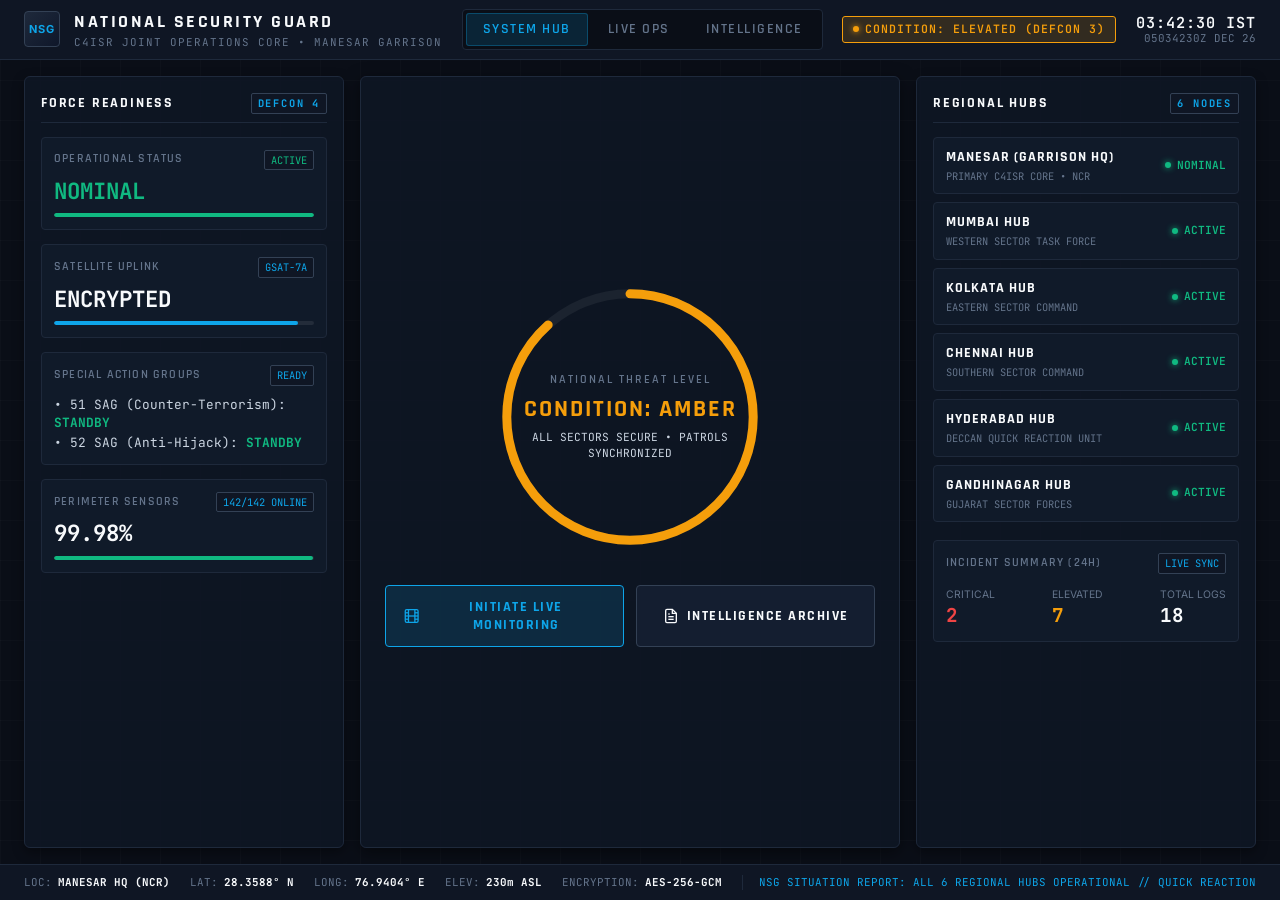
<file: index.html>
<!DOCTYPE html>
<html lang="en">
<head>
    <meta charset="UTF-8">
    <meta name="viewport" content="width=device-width, initial-scale=1.0">
    <title>NSG | TACTICAL COMMAND & CONTROL (C4ISR)</title>
    <link rel="stylesheet" href="style.css">
    <link rel="preconnect" href="https://fonts.googleapis.com">
    <link rel="preconnect" href="https://fonts.gstatic.com" crossorigin>
    <link href="https://fonts.googleapis.com/css2?family=Inter:wght@400;500;600;700&family=JetBrains+Mono:wght@400;500;600;700&family=Rajdhani:wght@500;600;700&display=swap" rel="stylesheet">
</head>
<body class="command-center">

    <!-- COMMAND & CONTROL HEADER -->
    <header class="hud-header">
        <div class="logo-section">
            <div class="nsg-insignia">NSG</div>
            <div class="logo-text-group">
                <span class="logo-title">NATIONAL SECURITY GUARD</span>
                <span class="sub-logo">C4ISR JOINT OPERATIONS CORE • MANESAR GARRISON</span>
            </div>
        </div>
        
        <nav class="hud-nav">
            <a href="index.html" class="nav-item active">
                <span>SYSTEM HUB</span>
            </a>
            <a href="monitor.html" class="nav-item">
                <span>LIVE OPS</span>
            </a>
            <a href="reports.html" class="nav-item">
                <span>INTELLIGENCE</span>
            </a>
        </nav>

        <div class="system-status-group">
            <div id="defconPill" class="defcon-pill">
                <span class="pulse-indicator"></span>
                <span id="threatConditionText">CONDITION: NORMAL</span>
            </div>

            <div class="clock-cluster">
                <span class="clock-main" id="hex-clock">00:00:00 IST</span>
                <span class="clock-sub" id="zulu-clock">000000Z • 03.11.2026</span>
            </div>
        </div>
    </header>

    <!-- MAIN DASHBOARD -->
    <main class="core-container">
        
        <!-- LEFT WING: READINESS & SENSORS -->
        <section class="hud-panel">
            <div class="panel-title">
                <span>FORCE READINESS</span>
                <span class="panel-badge">DEFCON 4</span>
            </div>

            <div class="stat-card">
                <div class="stat-header">
                    <span class="stat-label">OPERATIONAL STATUS</span>
                    <span class="panel-badge" style="color: var(--status-nominal);">ACTIVE</span>
                </div>
                <div class="stat-value" style="color: var(--status-nominal);">NOMINAL</div>
                <div class="progress-track">
                    <div class="progress-fill" style="width: 100%;"></div>
                </div>
            </div>

            <div class="stat-card">
                <div class="stat-header">
                    <span class="stat-label">SATELLITE UPLINK</span>
                    <span class="panel-badge">GSAT-7A</span>
                </div>
                <div class="stat-value">ENCRYPTED</div>
                <div class="progress-track">
                    <div class="progress-fill info" style="width: 94%;"></div>
                </div>
            </div>

            <div class="stat-card">
                <div class="stat-header">
                    <span class="stat-label">SPECIAL ACTION GROUPS</span>
                    <span class="panel-badge">READY</span>
                </div>
                <div style="font-family: var(--font-mono); font-size: 0.8rem; margin-top: 4px;">
                    <div>• 51 SAG (Counter-Terrorism): <b style="color: var(--status-nominal);">STANDBY</b></div>
                    <div style="margin-top: 2px;">• 52 SAG (Anti-Hijack): <b style="color: var(--status-nominal);">STANDBY</b></div>
                </div>
            </div>

            <div class="stat-card">
                <div class="stat-header">
                    <span class="stat-label">PERIMETER SENSORS</span>
                    <span class="panel-badge">142/142 ONLINE</span>
                </div>
                <div class="stat-value">99.98%</div>
                <div class="progress-track">
                    <div class="progress-fill" style="width: 99.8%;"></div>
                </div>
            </div>
        </section>

        <!-- CENTER STAGE: THREAT ADVISORY & ACTIONS -->
        <section class="command-center-stage">
            <div class="defense-gauge-container">
                <svg class="gauge-svg" viewBox="0 0 250 250">
                    <circle class="gauge-bg" cx="125" cy="125" r="110"></circle>
                    <circle id="gaugeMeter" class="gauge-meter" cx="125" cy="125" r="110"></circle>
                </svg>
                <div class="gauge-content">
                    <span class="gauge-tag">NATIONAL THREAT LEVEL</span>
                    <span id="threat-status" class="gauge-title">CONDITION: GREEN</span>
                    <span class="gauge-desc">ALL SECTORS SECURE • PATROLS SYNCHRONIZED</span>
                </div>
            </div>

            <div class="tactical-actions-row">
                <button class="tactical-btn btn-primary" onclick="location.href='monitor.html'">
                    <svg width="16" height="16" viewBox="0 0 24 24" fill="none" stroke="currentColor" stroke-width="2"><rect x="2" y="2" width="20" height="20" rx="2.18" ry="2.18"></rect><line x1="7" y1="2" x2="7" y2="22"></line><line x1="17" y1="2" x2="17" y2="22"></line><line x1="2" y1="12" x2="22" y2="12"></line><line x1="2" y1="7" x2="7" y2="7"></line><line x1="2" y1="17" x2="7" y2="17"></line><line x1="17" y1="17" x2="22" y2="17"></line><line x1="17" y1="7" x2="22" y2="7"></line></svg>
                    <span>INITIATE LIVE MONITORING</span>
                </button>
                <button class="tactical-btn" onclick="location.href='reports.html'">
                    <svg width="16" height="16" viewBox="0 0 24 24" fill="none" stroke="currentColor" stroke-width="2"><path d="M14 2H6a2 2 0 0 0-2 2v16a2 2 0 0 0 2 2h12a2 2 0 0 0 2-2V8z"></path><polyline points="14 2 14 8 20 8"></polyline><line x1="16" y1="13" x2="8" y2="13"></line><line x1="16" y1="17" x2="8" y2="17"></line><polyline points="10 9 9 9 8 9"></polyline></svg>
                    <span>INTELLIGENCE ARCHIVE</span>
                </button>
            </div>
        </section>

        <!-- RIGHT WING: REGIONAL HUBS & INCIDENT COUNTERS -->
        <section class="hud-panel">
            <div class="panel-title">
                <span>REGIONAL HUBS</span>
                <span class="panel-badge">6 NODES</span>
            </div>

            <div class="hubs-list">
                <div class="hub-card" onclick="location.href='monitor.html'">
                    <div class="hub-info">
                        <span class="hub-name">MANESAR (GARRISON HQ)</span>
                        <span class="hub-role">PRIMARY C4ISR CORE • NCR</span>
                    </div>
                    <span class="hub-status"><span class="pulse-indicator"></span> NOMINAL</span>
                </div>
                <div class="hub-card" onclick="location.href='monitor.html'">
                    <div class="hub-info">
                        <span class="hub-name">MUMBAI HUB</span>
                        <span class="hub-role">WESTERN SECTOR TASK FORCE</span>
                    </div>
                    <span class="hub-status"><span class="pulse-indicator"></span> ACTIVE</span>
                </div>
                <div class="hub-card" onclick="location.href='monitor.html'">
                    <div class="hub-info">
                        <span class="hub-name">KOLKATA HUB</span>
                        <span class="hub-role">EASTERN SECTOR COMMAND</span>
                    </div>
                    <span class="hub-status"><span class="pulse-indicator"></span> ACTIVE</span>
                </div>
                <div class="hub-card" onclick="location.href='monitor.html'">
                    <div class="hub-info">
                        <span class="hub-name">CHENNAI HUB</span>
                        <span class="hub-role">SOUTHERN SECTOR COMMAND</span>
                    </div>
                    <span class="hub-status"><span class="pulse-indicator"></span> ACTIVE</span>
                </div>
                <div class="hub-card" onclick="location.href='monitor.html'">
                    <div class="hub-info">
                        <span class="hub-name">HYDERABAD HUB</span>
                        <span class="hub-role">DECCAN QUICK REACTION UNIT</span>
                    </div>
                    <span class="hub-status"><span class="pulse-indicator"></span> ACTIVE</span>
                </div>
                <div class="hub-card" onclick="location.href='monitor.html'">
                    <div class="hub-info">
                        <span class="hub-name">GANDHINAGAR HUB</span>
                        <span class="hub-role">GUJARAT SECTOR FORCES</span>
                    </div>
                    <span class="hub-status"><span class="pulse-indicator"></span> ACTIVE</span>
                </div>
            </div>

            <div class="stat-card" style="margin-top: 4px;">
                <div class="stat-header">
                    <span class="stat-label">INCIDENT SUMMARY (24H)</span>
                    <span class="panel-badge">LIVE SYNC</span>
                </div>
                <div style="display: flex; justify-content: space-between; align-items: center; margin-top: 8px;">
                    <div>
                        <div style="font-size: 0.65rem; color: var(--text-muted);">CRITICAL</div>
                        <div id="highCount" style="font-family: var(--font-mono); font-size: 1.2rem; font-weight: 700; color: var(--status-critical);">0</div>
                    </div>
                    <div>
                        <div style="font-size: 0.65rem; color: var(--text-muted);">ELEVATED</div>
                        <div id="mediumCount" style="font-family: var(--font-mono); font-size: 1.2rem; font-weight: 700; color: var(--status-advisory);">0</div>
                    </div>
                    <div>
                        <div style="font-size: 0.65rem; color: var(--text-muted);">TOTAL LOGS</div>
                        <div id="homeAlerts" style="font-family: var(--font-mono); font-size: 1.2rem; font-weight: 700; color: var(--text-primary);">0</div>
                    </div>
                </div>
            </div>
        </section>

    </main>

    <!-- TELEMETRY FOOTER -->
    <footer class="telemetry-bar">
        <div class="telemetry-item">LOC: <b>MANESAR HQ (NCR)</b></div>
        <div class="telemetry-item">LAT: <b>28.3588° N</b></div>
        <div class="telemetry-item">LONG: <b>76.9404° E</b></div>
        <div class="telemetry-item">ELEV: <b>230m ASL</b></div>
        <div class="telemetry-item">ENCRYPTION: <b>AES-256-GCM</b></div>
        <div class="scrolling-ticker">
            <p>NSG SITUATION REPORT: ALL 6 REGIONAL HUBS OPERATIONAL // QUICK REACTION TEAMS ON IMMEDIATE 5-MINUTE READINESS // SECURE COMMS LINK ACTIVE // AIRPORT RAPID RESPONSE UNITS DEPLOYED...</p>
        </div>
    </footer>

    <script src="script.js"></script>
</body>
</html>
</file>
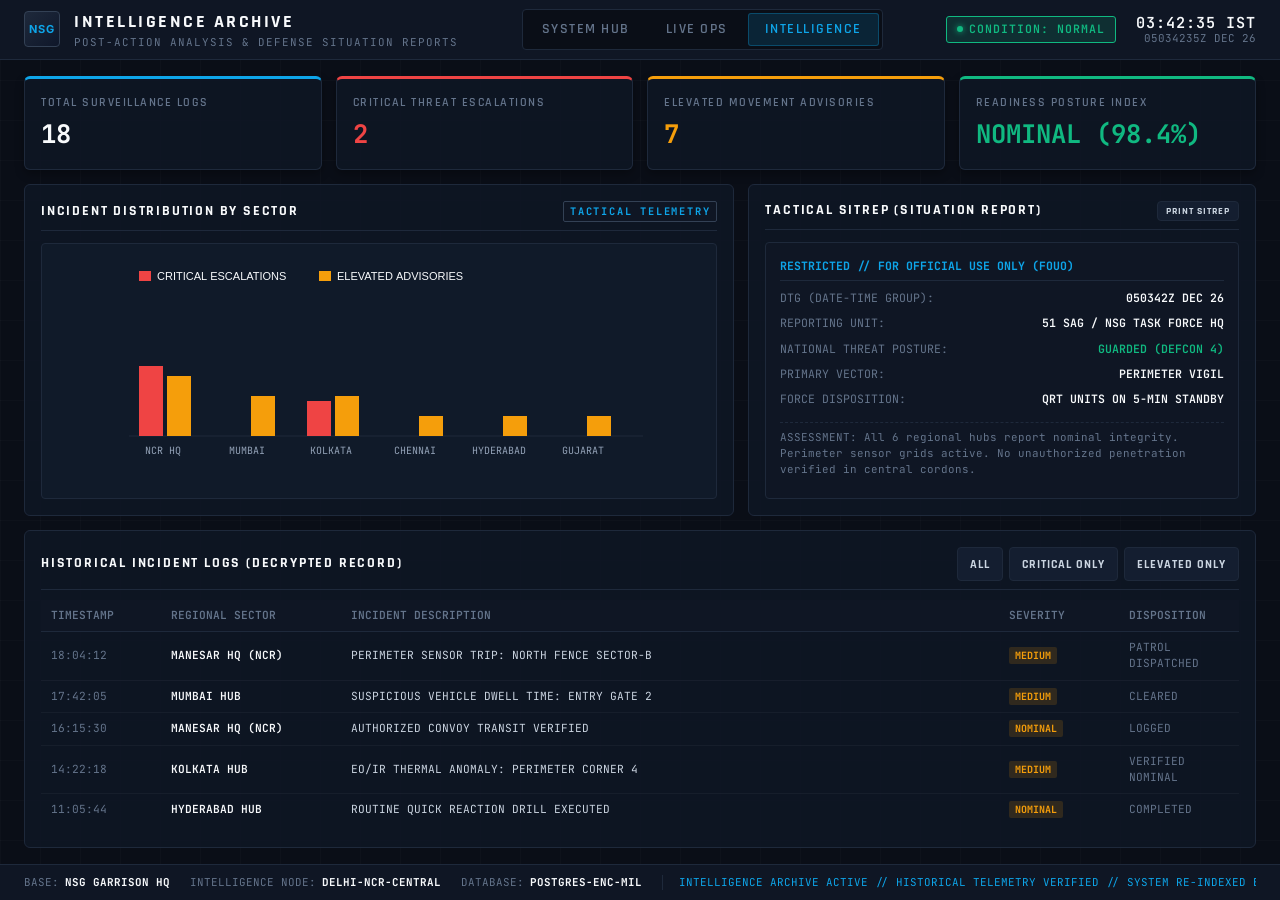
<file: reports.html>
<!DOCTYPE html>
<html lang="en">
<head>
    <meta charset="UTF-8">
    <meta name="viewport" content="width=device-width, initial-scale=1.0">
    <title>NSG | INTELLIGENCE ARCHIVE & SITREP</title>
    <link rel="stylesheet" href="style.css">
    <link rel="preconnect" href="https://fonts.googleapis.com">
    <link rel="preconnect" href="https://fonts.gstatic.com" crossorigin>
    <link href="https://fonts.googleapis.com/css2?family=Inter:wght@400;500;600;700&family=JetBrains+Mono:wght@400;500;600;700&family=Rajdhani:wght@500;600;700&display=swap" rel="stylesheet">
</head>
<body class="command-center">

    <!-- COMMAND & CONTROL HEADER -->
    <header class="hud-header">
        <div class="logo-section">
            <div class="nsg-insignia">NSG</div>
            <div class="logo-text-group">
                <span class="logo-title">INTELLIGENCE ARCHIVE</span>
                <span class="sub-logo">POST-ACTION ANALYSIS & DEFENSE SITUATION REPORTS</span>
            </div>
        </div>
        
        <nav class="hud-nav">
            <a href="index.html" class="nav-item">
                <span>SYSTEM HUB</span>
            </a>
            <a href="monitor.html" class="nav-item">
                <span>LIVE OPS</span>
            </a>
            <a href="reports.html" class="nav-item active">
                <span>INTELLIGENCE</span>
            </a>
        </nav>

        <div class="system-status-group">
            <div id="defconPill" class="defcon-pill">
                <span class="pulse-indicator"></span>
                <span id="threatConditionText">CONDITION: NORMAL</span>
            </div>

            <div class="clock-cluster">
                <span class="clock-main" id="hex-clock">00:00:00 IST</span>
                <span class="clock-sub" id="zulu-clock">000000Z • 03.11.2026</span>
            </div>
        </div>
    </header>

    <!-- REPORTS & INTELLIGENCE LAYOUT -->
    <main class="reports-layout">
        
        <!-- TOP KPI ROW -->
        <section class="kpi-row">
            <div class="kpi-card info">
                <span class="kpi-label">TOTAL SURVEILLANCE LOGS</span>
                <div class="kpi-value" id="reportCount">0</div>
            </div>
            <div class="kpi-card danger">
                <span class="kpi-label">CRITICAL THREAT ESCALATIONS</span>
                <div class="kpi-value" id="highCount" style="color: var(--status-critical);">0</div>
            </div>
            <div class="kpi-card warning">
                <span class="kpi-label">ELEVATED MOVEMENT ADVISORIES</span>
                <div class="kpi-value" id="mediumCount" style="color: var(--status-advisory);">0</div>
            </div>
            <div class="kpi-card nominal">
                <span class="kpi-label">READINESS POSTURE INDEX</span>
                <div class="kpi-value" id="riskLevel" style="color: var(--status-nominal);">NOMINAL (98.4%)</div>
            </div>
        </section>

        <!-- ANALYTICS & SITREP ROW -->
        <section class="analytics-grid">
            
            <!-- THREAT DISTRIBUTION CHART -->
            <div class="analytics-panel">
                <div class="panel-title">
                    <span>INCIDENT DISTRIBUTION BY SECTOR</span>
                    <span class="panel-badge">TACTICAL TELEMETRY</span>
                </div>
                <div class="chart-wrapper">
                    <canvas id="chart" width="560" height="230"></canvas>
                </div>
            </div>

            <!-- OFFICIAL MILITARY SITREP PREVIEW -->
            <div class="analytics-panel">
                <div class="panel-title">
                    <span>TACTICAL SITREP (SITUATION REPORT)</span>
                    <button class="action-btn-small" onclick="window.print()" style="padding: 2px 8px; font-size: 0.65rem;">
                        PRINT SITREP
                    </button>
                </div>

                <div class="sitrep-box">
                    <div class="sitrep-header">
                        RESTRICTED // FOR OFFICIAL USE ONLY (FOUO)
                    </div>
                    <div class="sitrep-row">
                        <span class="key">DTG (DATE-TIME GROUP):</span>
                        <span class="val" id="sitrep-dtg">031230Z NOV 26</span>
                    </div>
                    <div class="sitrep-row">
                        <span class="key">REPORTING UNIT:</span>
                        <span class="val">51 SAG / NSG TASK FORCE HQ</span>
                    </div>
                    <div class="sitrep-row">
                        <span class="key">NATIONAL THREAT POSTURE:</span>
                        <span class="val" id="sitrep-status" style="color: var(--status-nominal);">GUARDED (DEFCON 4)</span>
                    </div>
                    <div class="sitrep-row">
                        <span class="key">PRIMARY VECTOR:</span>
                        <span class="val" id="topThreat">PERIMETER VIGIL</span>
                    </div>
                    <div class="sitrep-row">
                        <span class="key">FORCE DISPOSITION:</span>
                        <span class="val">QRT UNITS ON 5-MIN STANDBY</span>
                    </div>
                    <div style="margin-top: 6px; padding-top: 6px; border-top: 1px dashed var(--border-subtle); color: var(--text-muted); font-size: 0.68rem;">
                        ASSESSMENT: All 6 regional hubs report nominal integrity. Perimeter sensor grids active. No unauthorized penetration verified in central cordons.
                    </div>
                </div>
            </div>

        </section>

        <!-- HISTORICAL LOGS PANEL -->
        <section class="log-panel">
            <div class="panel-title">
                <span>HISTORICAL INCIDENT LOGS (DECRYPTED RECORD)</span>
                <div style="display: flex; gap: 6px;">
                    <button class="action-btn-small" onclick="filterLogs('all')">ALL</button>
                    <button class="action-btn-small" onclick="filterLogs('high')">CRITICAL ONLY</button>
                    <button class="action-btn-small" onclick="filterLogs('medium')">ELEVATED ONLY</button>
                </div>
            </div>

            <div style="overflow-y: auto; max-height: 220px;">
                <table class="log-table">
                    <thead>
                        <tr>
                            <th style="width: 120px;">TIMESTAMP</th>
                            <th style="width: 180px;">REGIONAL SECTOR</th>
                            <th>INCIDENT DESCRIPTION</th>
                            <th style="width: 120px;">SEVERITY</th>
                            <th style="width: 120px;">DISPOSITION</th>
                        </tr>
                    </thead>
                    <tbody id="logsTableBody">
                        <!-- Dynamic Log Rows -->
                    </tbody>
                </table>
            </div>
        </section>

    </main>

    <!-- FOOTER TELEMETRY -->
    <footer class="telemetry-bar">
        <div class="telemetry-item">BASE: <b>NSG GARRISON HQ</b></div>
        <div class="telemetry-item">INTELLIGENCE NODE: <b>DELHI-NCR-CENTRAL</b></div>
        <div class="telemetry-item">DATABASE: <b>POSTGRES-ENC-MIL</b></div>
        <div class="scrolling-ticker">
            <p>INTELLIGENCE ARCHIVE ACTIVE // HISTORICAL TELEMETRY VERIFIED // SYSTEM RE-INDEXED EVERY 24 HOURS // RETENTION MANDATE: LEVEL-1 DEFENSE RECORDS...</p>
        </div>
    </footer>

    <script src="script.js"></script>
</body>
</html>
</file>
<file: style.css>
/* ==========================================================================
   NSG TACTICAL COMMAND & CONTROL SYSTEM (C4ISR)
   Theme: Professional Military / Tactical Defense Operations Center
   Motto: "सर्वत्र सर्वोत्तम सुरक्षा" (Sarvatra Sarvottam Suraksha)
   ========================================================================== */

:root {
    /* Color Palette - Military Dark Tactical */
    --bg-primary: #0a0e17;
    --bg-secondary: #0f1624;
    --bg-tertiary: #141e30;
    --bg-panel: rgba(15, 22, 36, 0.92);
    --bg-panel-elevated: rgba(22, 33, 51, 0.96);
    --bg-card: rgba(18, 28, 45, 0.75);

    /* Tactical Accent & Status Colors (NATO / Defense Standard) */
    --border-subtle: #1e293b;
    --border-highlight: #334155;
    --border-active: #0ea5e9;

    --text-primary: #f8fafc;
    --text-secondary: #cbd5e1;
    --text-muted: #64748b;
    --text-dim: #475569;

    --status-nominal: #10b981;    /* Green: Condition Normal / Secure */
    --status-nominal-dim: rgba(16, 185, 129, 0.15);
    --status-advisory: #f59e0b;   /* Amber: Elevated / Advisory */
    --status-advisory-dim: rgba(245, 158, 11, 0.15);
    --status-critical: #ef4444;   /* Red: Threat / Critical */
    --status-critical-dim: rgba(239, 68, 68, 0.15);
    --status-info: #0ea5e9;       /* Cyan/Blue: Telemetry / Comms */
    --status-info-dim: rgba(14, 165, 233, 0.15);

    /* Typography */
    --font-heading: 'Rajdhani', -apple-system, BlinkMacSystemFont, "Segoe UI", sans-serif;
    --font-body: 'Inter', -apple-system, BlinkMacSystemFont, "Segoe UI", Roboto, sans-serif;
    --font-mono: 'JetBrains Mono', 'SF Mono', Consolas, monospace;
}

/* Base Reset */
* {
    box-sizing: border-box;
    margin: 0;
    padding: 0;
}

body {
    background-color: var(--bg-primary);
    color: var(--text-secondary);
    font-family: var(--font-body);
    font-size: 13px;
    line-height: 1.4;
    height: 100vh;
    width: 100vw;
    overflow: hidden;
    position: relative;
    user-select: none;
    -webkit-font-smoothing: antialiased;
}

/* Subtle Tactical Grid Background (Non-distracting) */
body::before {
    content: "";
    position: fixed;
    top: 0;
    left: 0;
    width: 100%;
    height: 100%;
    background-image: 
        linear-gradient(to right, rgba(255, 255, 255, 0.02) 1px, transparent 1px),
        linear-gradient(to bottom, rgba(255, 255, 255, 0.02) 1px, transparent 1px);
    background-size: 40px 40px;
    pointer-events: none;
    z-index: 0;
}

/* Custom Scrollbars */
::-webkit-scrollbar {
    width: 5px;
    height: 5px;
}
::-webkit-scrollbar-track {
    background: var(--bg-primary);
}
::-webkit-scrollbar-thumb {
    background: var(--border-highlight);
    border-radius: 2px;
}
::-webkit-scrollbar-thumb:hover {
    background: var(--status-info);
}

/* ==========================================================================
   HEADER - COMMAND & CONTROL BAR
   ========================================================================== */
.hud-header {
    height: 60px;
    display: flex;
    justify-content: space-between;
    align-items: center;
    padding: 0 24px;
    border-bottom: 1px solid var(--border-subtle);
    background: var(--bg-secondary);
    position: relative;
    z-index: 50;
}

.logo-section {
    display: flex;
    align-items: center;
    gap: 14px;
}

.nsg-insignia {
    width: 36px;
    height: 36px;
    display: flex;
    align-items: center;
    justify-content: center;
    background: linear-gradient(135deg, #1e293b, #0f172a);
    border: 1px solid var(--border-highlight);
    border-radius: 4px;
    color: var(--status-info);
    font-weight: 700;
    font-size: 11px;
    letter-spacing: 1px;
}

.logo-text-group {
    display: flex;
    flex-direction: column;
}

.logo-title {
    font-family: var(--font-heading);
    font-size: 1.15rem;
    font-weight: 700;
    letter-spacing: 2.5px;
    color: var(--text-primary);
    text-transform: uppercase;
}

.sub-logo {
    font-family: var(--font-mono);
    font-size: 0.68rem;
    color: var(--text-muted);
    letter-spacing: 1px;
}

/* Navigation Links */
.hud-nav {
    display: flex;
    gap: 4px;
    background: var(--bg-primary);
    padding: 3px;
    border-radius: 4px;
    border: 1px solid var(--border-subtle);
}

.hud-nav .nav-item {
    color: var(--text-muted);
    text-decoration: none;
    padding: 6px 16px;
    font-family: var(--font-heading);
    font-size: 0.85rem;
    font-weight: 600;
    letter-spacing: 1.5px;
    border-radius: 3px;
    transition: all 0.2s ease;
    display: flex;
    align-items: center;
    gap: 8px;
}

.hud-nav .nav-item:hover {
    color: var(--text-primary);
    background: rgba(255, 255, 255, 0.04);
}

.hud-nav .nav-item.active {
    color: var(--status-info);
    background: var(--status-info-dim);
    border: 1px solid rgba(14, 165, 233, 0.3);
}

/* Clocks & Status */
.system-status-group {
    display: flex;
    align-items: center;
    gap: 20px;
}

.defcon-pill {
    display: flex;
    align-items: center;
    gap: 6px;
    padding: 4px 10px;
    background: var(--status-nominal-dim);
    border: 1px solid var(--status-nominal);
    border-radius: 3px;
    font-family: var(--font-mono);
    font-size: 0.72rem;
    font-weight: 600;
    color: var(--status-nominal);
    letter-spacing: 1px;
}

.defcon-pill.elevated {
    background: var(--status-advisory-dim);
    border-color: var(--status-advisory);
    color: var(--status-advisory);
}

.defcon-pill.critical {
    background: var(--status-critical-dim);
    border-color: var(--status-critical);
    color: var(--status-critical);
}

.pulse-indicator {
    width: 6px;
    height: 6px;
    border-radius: 50%;
    background: currentColor;
    box-shadow: 0 0 6px currentColor;
}

.clock-cluster {
    display: flex;
    flex-direction: column;
    text-align: right;
    font-family: var(--font-mono);
    line-height: 1.2;
}

.clock-main {
    font-size: 0.95rem;
    font-weight: 600;
    color: var(--text-primary);
    letter-spacing: 1px;
}

.clock-sub {
    font-size: 0.68rem;
    color: var(--text-muted);
}

/* ==========================================================================
   SYSTEM HUB (INDEX.HTML) - COMMAND CONSOLE
   ========================================================================== */
.core-container {
    display: grid;
    grid-template-columns: 320px 1fr 340px;
    gap: 16px;
    height: calc(100vh - 96px);
    padding: 16px 24px;
    position: relative;
    z-index: 1;
}

.hud-panel {
    background: var(--bg-panel);
    border: 1px solid var(--border-subtle);
    border-radius: 6px;
    padding: 16px;
    display: flex;
    flex-direction: column;
    gap: 14px;
    box-shadow: 0 4px 12px rgba(0, 0, 0, 0.4);
    overflow-y: auto;
}

.panel-title {
    font-family: var(--font-heading);
    font-size: 0.85rem;
    font-weight: 700;
    letter-spacing: 1.8px;
    color: var(--text-primary);
    text-transform: uppercase;
    display: flex;
    align-items: center;
    justify-content: space-between;
    padding-bottom: 8px;
    border-bottom: 1px solid var(--border-subtle);
}

.panel-badge {
    font-family: var(--font-mono);
    font-size: 0.65rem;
    padding: 2px 6px;
    border-radius: 2px;
    background: var(--bg-secondary);
    color: var(--status-info);
    border: 1px solid var(--border-highlight);
}

/* Tactical Stat Block */
.stat-card {
    background: var(--bg-card);
    border: 1px solid var(--border-subtle);
    border-radius: 4px;
    padding: 12px;
    display: flex;
    flex-direction: column;
    gap: 6px;
}

.stat-header {
    display: flex;
    justify-content: space-between;
    align-items: center;
}

.stat-label {
    font-family: var(--font-heading);
    font-size: 0.75rem;
    font-weight: 600;
    letter-spacing: 1.2px;
    color: var(--text-muted);
    text-transform: uppercase;
}

.stat-value {
    font-family: var(--font-mono);
    font-size: 1.4rem;
    font-weight: 700;
    color: var(--text-primary);
}

.progress-track {
    height: 4px;
    background: rgba(255, 255, 255, 0.08);
    border-radius: 2px;
    overflow: hidden;
}

.progress-fill {
    height: 100%;
    background: var(--status-nominal);
    border-radius: 2px;
    transition: width 0.4s ease;
}

.progress-fill.warning { background: var(--status-advisory); }
.progress-fill.danger { background: var(--status-critical); }
.progress-fill.info { background: var(--status-info); }

/* Center Command Dial */
.command-center-stage {
    background: var(--bg-panel);
    border: 1px solid var(--border-subtle);
    border-radius: 6px;
    padding: 24px;
    display: flex;
    flex-direction: column;
    align-items: center;
    justify-content: center;
    gap: 28px;
    position: relative;
    box-shadow: 0 4px 16px rgba(0, 0, 0, 0.5);
}

.defense-gauge-container {
    position: relative;
    width: 280px;
    height: 280px;
    display: flex;
    align-items: center;
    justify-content: center;
}

.gauge-svg {
    width: 100%;
    height: 100%;
    transform: rotate(-90deg);
}

.gauge-bg {
    fill: none;
    stroke: rgba(255, 255, 255, 0.06);
    stroke-width: 8;
}

.gauge-meter {
    fill: none;
    stroke: var(--status-nominal);
    stroke-width: 8;
    stroke-linecap: round;
    stroke-dasharray: 691;
    stroke-dashoffset: 120;
    transition: stroke-dashoffset 1s ease, stroke 0.4s ease;
}

.gauge-content {
    position: absolute;
    text-align: center;
    display: flex;
    flex-direction: column;
    align-items: center;
    gap: 4px;
}

.gauge-tag {
    font-family: var(--font-heading);
    font-size: 0.72rem;
    font-weight: 600;
    letter-spacing: 2px;
    color: var(--text-muted);
}

.gauge-title {
    font-family: var(--font-heading);
    font-size: 1.5rem;
    font-weight: 700;
    letter-spacing: 2px;
    color: var(--status-nominal);
}

.gauge-desc {
    font-family: var(--font-mono);
    font-size: 0.7rem;
    color: var(--text-secondary);
}

/* Strategic Quick Action Buttons */
.tactical-actions-row {
    display: flex;
    gap: 12px;
    width: 100%;
    max-width: 580px;
}

.tactical-btn {
    flex: 1;
    padding: 12px 18px;
    background: var(--bg-tertiary);
    border: 1px solid var(--border-highlight);
    border-radius: 4px;
    color: var(--text-primary);
    font-family: var(--font-heading);
    font-size: 0.88rem;
    font-weight: 700;
    letter-spacing: 1.5px;
    text-transform: uppercase;
    cursor: pointer;
    transition: all 0.2s ease;
    display: flex;
    align-items: center;
    justify-content: center;
    gap: 8px;
}

.tactical-btn:hover {
    background: var(--status-info);
    border-color: var(--status-info);
    color: #000;
    box-shadow: 0 2px 10px rgba(14, 165, 233, 0.3);
}

.tactical-btn.btn-primary {
    background: var(--status-info-dim);
    border-color: var(--status-info);
    color: var(--status-info);
}

.tactical-btn.btn-primary:hover {
    background: var(--status-info);
    color: #000;
}

/* NSG Regional Hubs List */
.hubs-list {
    display: flex;
    flex-direction: column;
    gap: 8px;
}

.hub-card {
    background: var(--bg-card);
    border: 1px solid var(--border-subtle);
    border-radius: 4px;
    padding: 10px 12px;
    display: flex;
    justify-content: space-between;
    align-items: center;
    cursor: pointer;
    transition: all 0.2s ease;
}

.hub-card:hover {
    border-color: var(--border-highlight);
    background: var(--bg-panel-elevated);
}

.hub-info {
    display: flex;
    flex-direction: column;
    gap: 2px;
}

.hub-name {
    font-family: var(--font-heading);
    font-size: 0.85rem;
    font-weight: 700;
    letter-spacing: 1px;
    color: var(--text-primary);
}

.hub-role {
    font-family: var(--font-mono);
    font-size: 0.65rem;
    color: var(--text-muted);
}

.hub-status {
    display: flex;
    align-items: center;
    gap: 6px;
    font-family: var(--font-mono);
    font-size: 0.7rem;
    font-weight: 600;
    color: var(--status-nominal);
}

/* ==========================================================================
   MONITOR.HTML (LIVE OPS) - VIDEO MATRIX & GEOSPATIAL MAP
   ========================================================================== */
.monitor-layout {
    display: grid;
    grid-template-columns: 320px 1fr 320px;
    gap: 14px;
    height: calc(100vh - 96px);
    padding: 14px 20px;
    position: relative;
    z-index: 1;
}

.control-wing, .intel-wing {
    display: flex;
    flex-direction: column;
    gap: 12px;
    overflow-y: auto;
}

.module-box {
    background: var(--bg-panel);
    border: 1px solid var(--border-subtle);
    border-radius: 5px;
    padding: 14px;
    display: flex;
    flex-direction: column;
    gap: 12px;
    box-shadow: 0 4px 10px rgba(0, 0, 0, 0.4);
}

.module-label {
    font-family: var(--font-heading);
    font-size: 0.78rem;
    font-weight: 700;
    letter-spacing: 1.8px;
    color: var(--text-primary);
    text-transform: uppercase;
    display: flex;
    align-items: center;
    justify-content: space-between;
    padding-bottom: 6px;
    border-bottom: 1px solid var(--border-subtle);
}

/* Control Buttons & Inputs */
.action-btn-small {
    padding: 8px 12px;
    background: var(--bg-tertiary);
    border: 1px solid var(--border-subtle);
    border-radius: 4px;
    color: var(--text-secondary);
    font-family: var(--font-heading);
    font-size: 0.78rem;
    font-weight: 700;
    letter-spacing: 1px;
    cursor: pointer;
    transition: all 0.2s ease;
    text-align: center;
}

.action-btn-small:hover {
    border-color: var(--border-highlight);
    color: var(--text-primary);
}

.action-btn-small.active {
    background: var(--status-nominal-dim);
    border-color: var(--status-nominal);
    color: var(--status-nominal);
}

.tactical-range {
    width: 100%;
    accent-color: var(--status-info);
    cursor: pointer;
}

/* Leaflet Tactical Map */
.map-module {
    flex-grow: 1;
    display: flex;
    flex-direction: column;
    min-height: 280px;
}

.map-container {
    height: 250px;
    width: 100%;
    border-radius: 4px;
    border: 1px solid var(--border-subtle);
    background: #090d16;
    position: relative;
    overflow: hidden;
}

.map-toolbar {
    display: flex;
    gap: 4px;
    flex-wrap: wrap;
    margin-top: 6px;
}

.map-btn {
    padding: 3px 8px;
    font-size: 0.65rem;
    font-family: var(--font-mono);
    background: var(--bg-card);
    border: 1px solid var(--border-subtle);
    border-radius: 2px;
    color: var(--text-muted);
    cursor: pointer;
}

.map-btn:hover, .map-btn.active {
    color: var(--status-info);
    border-color: var(--status-info);
    background: var(--status-info-dim);
}

.telemetry-readout {
    font-family: var(--font-mono);
    font-size: 0.68rem;
    color: var(--text-muted);
    margin-top: 4px;
    display: flex;
    justify-content: space-between;
}

/* Video Surveillance Matrix */
.video-matrix {
    display: grid;
    grid-template-columns: 1fr 1fr;
    grid-template-rows: 1fr 1fr;
    gap: 10px;
    height: 100%;
}

.cam-box {
    background: #05080f;
    border: 1px solid var(--border-subtle);
    border-radius: 4px;
    position: relative;
    overflow: hidden;
    display: flex;
    flex-direction: column;
}

.cam-box.threat-active {
    border-color: var(--status-critical);
    box-shadow: inset 0 0 10px rgba(239, 68, 68, 0.3);
}

/* Cam OSD Overlays */
.cam-header {
    position: absolute;
    top: 8px;
    left: 8px;
    background: rgba(10, 14, 23, 0.85);
    backdrop-filter: blur(4px);
    border: 1px solid var(--border-subtle);
    border-radius: 3px;
    padding: 3px 8px;
    color: var(--text-primary);
    font-family: var(--font-mono);
    font-size: 0.68rem;
    font-weight: 600;
    letter-spacing: 0.5px;
    z-index: 15;
    display: flex;
    align-items: center;
    gap: 6px;
}

.cam-live-indicator {
    position: absolute;
    top: 8px;
    right: 8px;
    background: rgba(10, 14, 23, 0.85);
    backdrop-filter: blur(4px);
    border: 1px solid var(--border-subtle);
    border-radius: 3px;
    padding: 3px 8px;
    color: var(--status-critical);
    font-family: var(--font-mono);
    font-size: 0.68rem;
    font-weight: 700;
    z-index: 15;
    display: flex;
    align-items: center;
    gap: 5px;
}

.cam-live-dot {
    width: 6px;
    height: 6px;
    border-radius: 50%;
    background: var(--status-critical);
    animation: live-blink 1.5s infinite;
}

@keyframes live-blink {
    0%, 100% { opacity: 1; }
    50% { opacity: 0.3; }
}

.cam-controls {
    position: absolute;
    top: 36px;
    right: 8px;
    z-index: 15;
    display: flex;
    gap: 3px;
}

.cam-filter-btn {
    background: rgba(10, 14, 23, 0.8);
    border: 1px solid var(--border-subtle);
    border-radius: 2px;
    padding: 2px 5px;
    font-size: 0.6rem;
    font-family: var(--font-mono);
    color: var(--text-muted);
    cursor: pointer;
}

.cam-filter-btn:hover, .cam-filter-btn.active {
    color: var(--status-info);
    border-color: var(--status-info);
    background: var(--status-info-dim);
}

/* Camera Video Viewports */
.cam-viewport {
    width: 100%;
    height: 100%;
    position: relative;
    display: flex;
    align-items: center;
    justify-content: center;
    background: #000;
}

.cam-viewport video,
.cam-viewport img {
    width: 100%;
    height: 100%;
    object-fit: cover;
    display: block;
}

/* Realistic Filters (Optical, NVG, Thermal) */
.filter-optical {
    filter: brightness(0.95) contrast(1.05);
}

.filter-nvg {
    filter: sepia(100%) hue-rotate(85deg) brightness(1.15) contrast(1.3);
}

.filter-thermal {
    filter: invert(0.9) hue-rotate(180deg) saturate(2) contrast(1.4);
}

.data-overlay {
    position: absolute;
    bottom: 8px;
    left: 8px;
    font-family: var(--font-mono);
    font-size: 0.65rem;
    color: var(--text-muted);
    background: rgba(10, 14, 23, 0.85);
    backdrop-filter: blur(4px);
    padding: 3px 8px;
    border-radius: 3px;
    border: 1px solid var(--border-subtle);
    z-index: 12;
    line-height: 1.3;
}

/* Target Bounding Box */
.target-box {
    position: absolute;
    border: 1.5px solid var(--status-advisory);
    border-radius: 2px;
    box-shadow: 0 0 6px rgba(245, 158, 11, 0.3);
    pointer-events: none;
    z-index: 10;
    display: flex;
    flex-direction: column;
    justify-content: space-between;
}

.target-tag {
    position: absolute;
    top: -16px;
    left: 0;
    background: var(--status-advisory);
    color: #000;
    font-family: var(--font-mono);
    font-size: 0.58rem;
    font-weight: 700;
    padding: 1px 4px;
    white-space: nowrap;
}

/* Alerts & Timeline Stream */
.scroll-v {
    overflow-y: auto;
    flex-grow: 1;
    display: flex;
    flex-direction: column;
    gap: 6px;
    padding-right: 4px;
}

.alert-item {
    background: var(--bg-card);
    border-left: 3px solid var(--status-info);
    border-top: 1px solid var(--border-subtle);
    border-right: 1px solid var(--border-subtle);
    border-bottom: 1px solid var(--border-subtle);
    border-radius: 3px;
    padding: 8px 10px;
    font-family: var(--font-mono);
    font-size: 0.68rem;
    display: flex;
    flex-direction: column;
    gap: 3px;
    transition: all 0.2s ease;
}

.alert-item.critical {
    border-left-color: var(--status-critical);
    background: var(--status-critical-dim);
}

.alert-item.elevated {
    border-left-color: var(--status-advisory);
    background: var(--status-advisory-dim);
}

.alert-header {
    display: flex;
    justify-content: space-between;
    align-items: center;
}

.alert-time {
    color: var(--text-muted);
    font-size: 0.62rem;
}

.alert-msg {
    color: var(--text-primary);
    font-weight: 500;
}

.timeline-entry {
    border-left: 2px solid var(--border-highlight);
    padding-left: 10px;
    margin-left: 4px;
    position: relative;
    font-family: var(--font-mono);
    font-size: 0.68rem;
    padding-bottom: 8px;
}

.timeline-entry::before {
    content: "";
    position: absolute;
    left: -5px;
    top: 2px;
    width: 8px;
    height: 8px;
    border-radius: 50%;
    background: var(--border-highlight);
}

.timeline-entry.critical::before { background: var(--status-critical); }
.timeline-entry.elevated::before { background: var(--status-advisory); }
.timeline-entry.nominal::before { background: var(--status-nominal); }

/* Emergency Protocol Modal */
.critical-overlay {
    display: none;
    position: fixed;
    top: 0;
    left: 0;
    width: 100%;
    height: 100%;
    background: rgba(10, 14, 23, 0.85);
    backdrop-filter: blur(8px);
    z-index: 2000;
    justify-content: center;
    align-items: center;
}

.alert-content {
    background: var(--bg-secondary);
    border: 1px solid var(--status-critical);
    border-radius: 6px;
    padding: 32px 40px;
    text-align: center;
    box-shadow: 0 10px 40px rgba(239, 68, 68, 0.2);
    max-width: 520px;
    display: flex;
    flex-direction: column;
    gap: 16px;
}

.alert-banner-title {
    color: var(--status-critical);
    font-family: var(--font-heading);
    font-size: 1.4rem;
    font-weight: 700;
    letter-spacing: 2px;
    text-transform: uppercase;
}

.alert-banner-desc {
    font-family: var(--font-mono);
    font-size: 0.95rem;
    color: var(--text-primary);
}

.alert-protocol-box {
    background: var(--status-critical-dim);
    border: 1px dashed var(--status-critical);
    padding: 10px;
    border-radius: 4px;
    font-family: var(--font-mono);
    font-size: 0.75rem;
    color: var(--status-critical);
}

.override-btn {
    background: var(--status-critical);
    color: #fff;
    border: none;
    border-radius: 4px;
    padding: 12px 28px;
    font-family: var(--font-heading);
    font-size: 0.9rem;
    font-weight: 700;
    letter-spacing: 1.5px;
    text-transform: uppercase;
    cursor: pointer;
    transition: opacity 0.2s;
}

.override-btn:hover {
    opacity: 0.9;
}

/* ==========================================================================
   REPORTS.HTML - INTELLIGENCE ARCHIVE & SITREP
   ========================================================================== */
.reports-layout {
    display: flex;
    flex-direction: column;
    gap: 14px;
    padding: 16px 24px;
    height: calc(100vh - 96px);
    overflow-y: auto;
    position: relative;
    z-index: 1;
}

.kpi-row {
    display: grid;
    grid-template-columns: repeat(4, 1fr);
    gap: 14px;
}

.kpi-card {
    background: var(--bg-panel);
    border: 1px solid var(--border-subtle);
    border-radius: 6px;
    padding: 16px;
    display: flex;
    flex-direction: column;
    gap: 6px;
    box-shadow: 0 4px 10px rgba(0, 0, 0, 0.3);
}

.kpi-card.danger { border-top: 3px solid var(--status-critical); }
.kpi-card.warning { border-top: 3px solid var(--status-advisory); }
.kpi-card.nominal { border-top: 3px solid var(--status-nominal); }
.kpi-card.info { border-top: 3px solid var(--status-info); }

.kpi-label {
    font-family: var(--font-heading);
    font-size: 0.72rem;
    font-weight: 600;
    letter-spacing: 1.5px;
    color: var(--text-muted);
    text-transform: uppercase;
}

.kpi-value {
    font-family: var(--font-mono);
    font-size: 1.6rem;
    font-weight: 700;
    color: var(--text-primary);
}

.analytics-grid {
    display: grid;
    grid-template-columns: 1.4fr 1fr;
    gap: 14px;
    min-height: 280px;
}

.analytics-panel {
    background: var(--bg-panel);
    border: 1px solid var(--border-subtle);
    border-radius: 6px;
    padding: 16px;
    display: flex;
    flex-direction: column;
    gap: 12px;
}

.chart-wrapper {
    background: var(--bg-card);
    border: 1px solid var(--border-subtle);
    border-radius: 4px;
    flex-grow: 1;
    display: flex;
    justify-content: center;
    align-items: center;
    padding: 12px;
    min-height: 200px;
}

/* SITREP Document Box */
.sitrep-box {
    background: var(--bg-secondary);
    border: 1px solid var(--border-subtle);
    border-radius: 4px;
    padding: 14px;
    font-family: var(--font-mono);
    font-size: 0.72rem;
    color: var(--text-secondary);
    line-height: 1.5;
    flex-grow: 1;
    display: flex;
    flex-direction: column;
    gap: 8px;
    overflow-y: auto;
}

.sitrep-header {
    border-bottom: 1px solid var(--border-subtle);
    padding-bottom: 6px;
    color: var(--status-info);
    font-weight: 700;
}

.sitrep-row {
    display: flex;
    justify-content: space-between;
}

.sitrep-row .key { color: var(--text-muted); }
.sitrep-row .val { color: var(--text-primary); font-weight: 600; }

.log-panel {
    background: var(--bg-panel);
    border: 1px solid var(--border-subtle);
    border-radius: 6px;
    padding: 16px;
    display: flex;
    flex-direction: column;
    gap: 10px;
    flex-grow: 1;
}

.log-table {
    width: 100%;
    border-collapse: collapse;
    font-family: var(--font-mono);
    font-size: 0.7rem;
    text-align: left;
}

.log-table th {
    padding: 8px 10px;
    background: var(--bg-secondary);
    color: var(--text-muted);
    font-weight: 600;
    border-bottom: 1px solid var(--border-subtle);
}

.log-table td {
    padding: 8px 10px;
    border-bottom: 1px solid rgba(255, 255, 255, 0.04);
    color: var(--text-secondary);
}

.log-table tr:hover td {
    background: rgba(255, 255, 255, 0.02);
}

/* ==========================================================================
   FOOTER TELEMETRY STRIP
   ========================================================================== */
.telemetry-bar {
    height: 36px;
    background: var(--bg-secondary);
    border-top: 1px solid var(--border-subtle);
    display: flex;
    align-items: center;
    padding: 0 24px;
    gap: 20px;
    font-family: var(--font-mono);
    font-size: 0.68rem;
    color: var(--text-muted);
    position: relative;
    z-index: 50;
}

.telemetry-item {
    display: flex;
    align-items: center;
    gap: 6px;
    white-space: nowrap;
}

.telemetry-item b {
    color: var(--text-primary);
}

.scrolling-ticker {
    flex-grow: 1;
    overflow: hidden;
    white-space: nowrap;
    border-left: 1px solid var(--border-subtle);
    padding-left: 16px;
    color: var(--status-info);
}

.scrolling-ticker p {
    display: inline-block;
    animation: ticker-slide 28s linear infinite;
}

@keyframes ticker-slide {
    0% { transform: translateX(100%); }
    100% { transform: translateX(-100%); }
}

/* Leaflet Dark Theme Overrides */
.leaflet-container {
    background: #090d16 !important;
    font-family: var(--font-mono) !important;
}

.leaflet-popup-content-wrapper {
    background: var(--bg-secondary) !important;
    border: 1px solid var(--border-subtle) !important;
    border-radius: 4px !important;
    color: var(--text-primary) !important;
    font-size: 11px !important;
    box-shadow: 0 4px 12px rgba(0, 0, 0, 0.6) !important;
}

.leaflet-popup-tip {
    background: var(--bg-secondary) !important;
}

/* Responsive Adaptations */
@media (max-width: 1200px) {
    .core-container, .monitor-layout {
        grid-template-columns: 1fr;
        height: auto;
        overflow-y: auto;
    }
    body {
        overflow-y: auto;
    }
}
</file>
